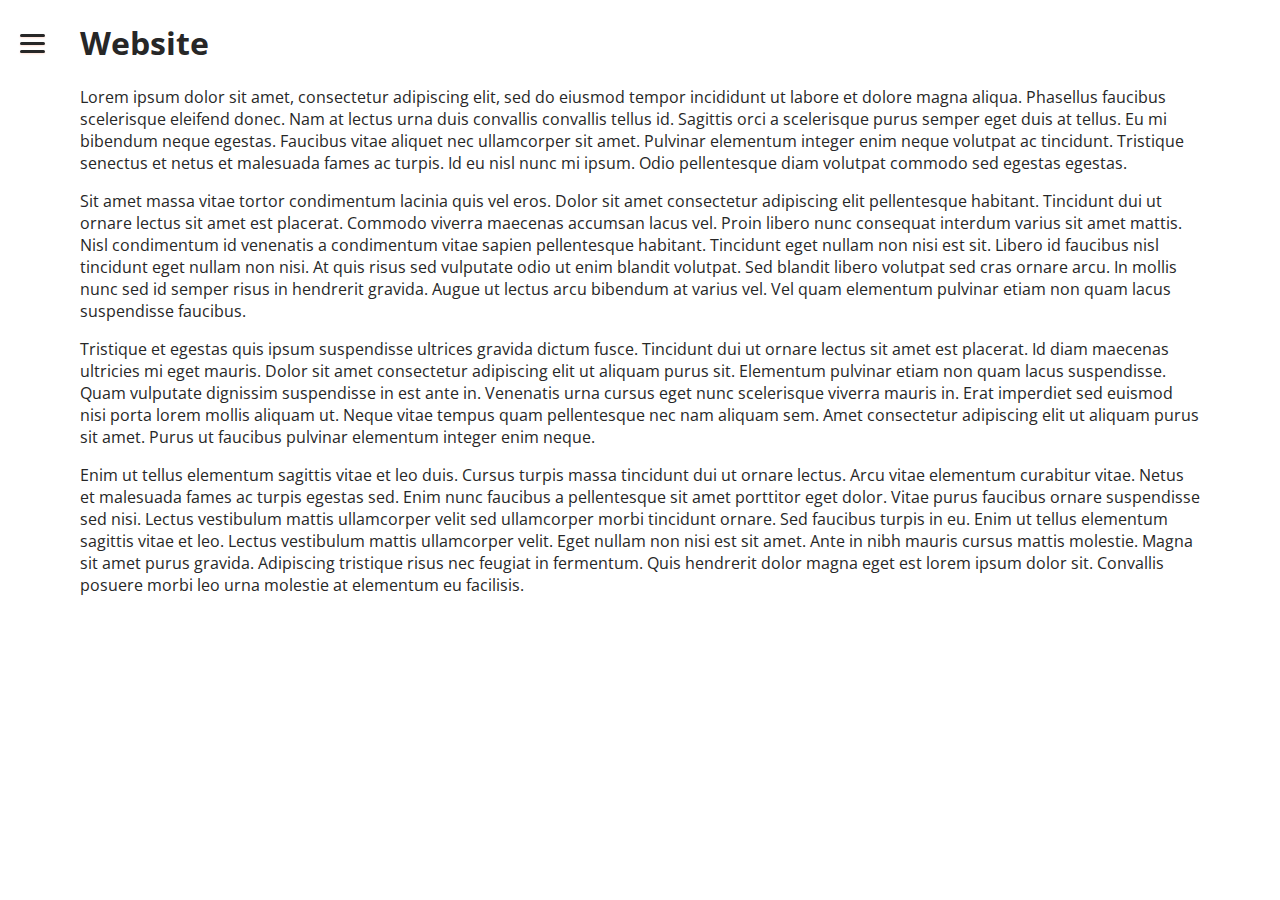
<file: animated-menu/index.html>
<!DOCTYPE html>
<html lang="en">
<head>
    <meta charset="UTF-8">
    <meta name="viewport" content="width=device-width, initial-scale=1.0">
    <link rel="stylesheet" href="https://cdnjs.cloudflare.com/ajax/libs/font-awesome/5.13.1/css/all.min.css" integrity="sha512-xA6Hp6oezhjd6LiLZynuukm80f8BoZ3OpcEYaqKoCV3HKQDrYjDE1Gu8ocxgxoXmwmSzM4iqPvCsOkQNiu41GA==" crossorigin="anonymous" />
    <link href="styles.css" rel="stylesheet" type="text/css">
    <title>Document</title>
</head>
<body>
   <div class="container">
        <div class="menu">
            <ul>
                <li class="menu-opt">
                    <div class="menu-btn">
                        <div class="menu-btn__burger"></div>
                    </div>
                </li>
                <li class="no-btn menu-opt">
                    <i class="fas fa-code"></i> 
                    <div class="opt-name">
                        Developers
                    </div>
                </li>
                <li class="no-btn menu-opt ">
                    <i class="fas fa-pen"></i>
                    <div class="opt-name">
                        Artists
                    </div>
                </li>
                <li class="no-btn menu-opt">
                    <i class="fas fa-cat"></i>
                    <div class="opt-name">
                        Cats
                    </div>
                </li>
                <li class="no-btn menu-opt">
                    <i class="fas fa-user-astronaut"></i>
                    <div class="opt-name">
                        Astronauts
                    </div>
                </li>
            </ul>
            <div class="no-btn menu-opt last-opt">
                <i class="fas fa-cogs"></i>
                <div class="opt-name">
                    Settings
                </div>
            </div>
        </div>
        <div class="content">
            <h1>Website</h1>
            <p>Lorem ipsum dolor sit amet, consectetur adipiscing elit, sed do eiusmod tempor incididunt ut labore et dolore magna aliqua. Phasellus faucibus scelerisque eleifend donec. Nam at lectus urna duis convallis convallis tellus id. Sagittis orci a scelerisque purus semper eget duis at tellus. Eu mi bibendum neque egestas. Faucibus vitae aliquet nec ullamcorper sit amet. Pulvinar elementum integer enim neque volutpat ac tincidunt. Tristique senectus et netus et malesuada fames ac turpis. Id eu nisl nunc mi ipsum. Odio pellentesque diam volutpat commodo sed egestas egestas.</p>
            <p>Sit amet massa vitae tortor condimentum lacinia quis vel eros. Dolor sit amet consectetur adipiscing elit pellentesque habitant. Tincidunt dui ut ornare lectus sit amet est placerat. Commodo viverra maecenas accumsan lacus vel. Proin libero nunc consequat interdum varius sit amet mattis. Nisl condimentum id venenatis a condimentum vitae sapien pellentesque habitant. Tincidunt eget nullam non nisi est sit. Libero id faucibus nisl tincidunt eget nullam non nisi. At quis risus sed vulputate odio ut enim blandit volutpat. Sed blandit libero volutpat sed cras ornare arcu. In mollis nunc sed id semper risus in hendrerit gravida. Augue ut lectus arcu bibendum at varius vel. Vel quam elementum pulvinar etiam non quam lacus suspendisse faucibus.</p>
            <p>Tristique et egestas quis ipsum suspendisse ultrices gravida dictum fusce. Tincidunt dui ut ornare lectus sit amet est placerat. Id diam maecenas ultricies mi eget mauris. Dolor sit amet consectetur adipiscing elit ut aliquam purus sit. Elementum pulvinar etiam non quam lacus suspendisse. Quam vulputate dignissim suspendisse in est ante in. Venenatis urna cursus eget nunc scelerisque viverra mauris in. Erat imperdiet sed euismod nisi porta lorem mollis aliquam ut. Neque vitae tempus quam pellentesque nec nam aliquam sem. Amet consectetur adipiscing elit ut aliquam purus sit amet. Purus ut faucibus pulvinar elementum integer enim neque.</p>
            <p>Enim ut tellus elementum sagittis vitae et leo duis. Cursus turpis massa tincidunt dui ut ornare lectus. Arcu vitae elementum curabitur vitae. Netus et malesuada fames ac turpis egestas sed. Enim nunc faucibus a pellentesque sit amet porttitor eget dolor. Vitae purus faucibus ornare suspendisse sed nisi. Lectus vestibulum mattis ullamcorper velit sed ullamcorper morbi tincidunt ornare. Sed faucibus turpis in eu. Enim ut tellus elementum sagittis vitae et leo. Lectus vestibulum mattis ullamcorper velit. Eget nullam non nisi est sit amet. Ante in nibh mauris cursus mattis molestie. Magna sit amet purus gravida. Adipiscing tristique risus nec feugiat in fermentum. Quis hendrerit dolor magna eget est lorem ipsum dolor sit. Convallis posuere morbi leo urna molestie at elementum eu facilisis.</p>
        </div>
    </div> 
    <script src="main.js"></script>
</body>
</html>
</file>
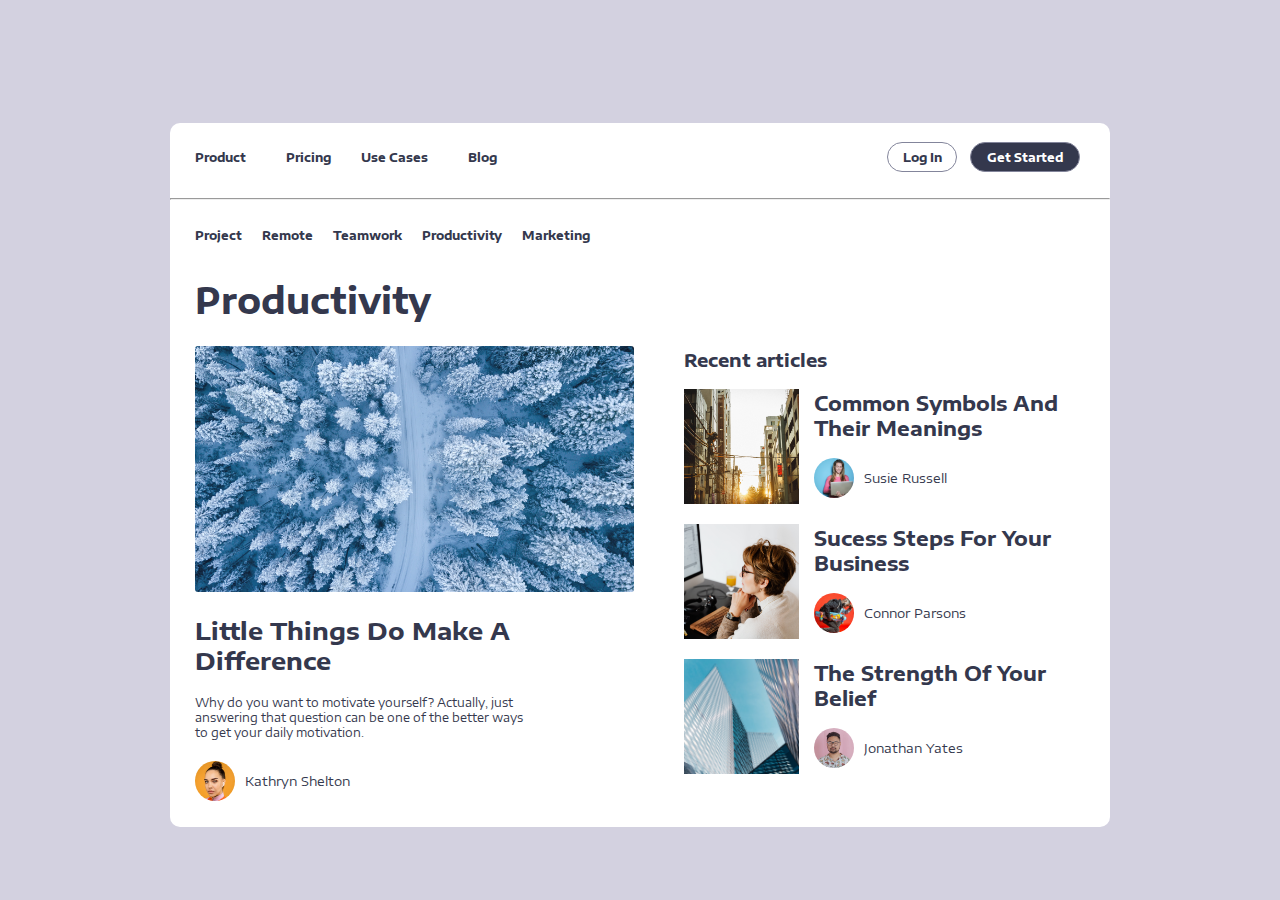
<file: articles-page/index.html>
<!DOCTYPE html>
<html lang="en">
<head>
    <meta charset="UTF-8">
    <meta name="viewport" content="width=device-width, initial-scale=1.0">
    <link rel="stylesheet" href="https://cdnjs.cloudflare.com/ajax/libs/font-awesome/5.13.1/css/all.min.css" integrity="sha256-2XFplPlrFClt0bIdPgpz8H7ojnk10H69xRqd9+uTShA=" crossorigin="anonymous" />
    <link href="styles.css" rel="stylesheet" type="text/css"/>
    <title>Articles Page</title>
</head>
<body>
    <div class="container">
        <div class="banner">
            <div class="banner-left">
                <div class="ban-opt">
                    <p><strong>Product</strong></p>
                    <i class="fa fa-angle-down"></i>                    
                </div>
                <div class="ban-opt">
                    <p><strong>Pricing</strong></p>                  
                </div>
                <div class="ban-opt">
                    <p><strong>Use Cases</strong></p>
                    <i class="fa fa-angle-down"></i>                    
                </div>
                <div class="ban-opt">
                    <p><strong>Blog</strong></p>                  
                </div>
            </div>
            <div class="banner-right">
                <button class="btn login"><strong>Log In</strong></button>
                <button class="btn get-started"><strong>Get Started</strong></button>
            </div>
        </div>
        
        <hr>

        <div class="banner-2">
            <div class="ban2-opt">
                <p><strong>Project</strong></p>
            </div>
            <div class="ban2-opt">
                <p><strong>Remote</strong></p>
            </div>
            <div class="ban2-opt">
                <p><strong>Teamwork</strong></p>
            </div>
            <div class="ban2-opt">
                <p><strong>Productivity</strong></p>
            </div>
            <div class="ban2-opt">
                <p><strong>Marketing</strong></p>
            </div>
            <i class="fas fa-search"></i>
        </div>

        <div class="content-body">
            <div class="main-article">
                <h1>Productivity</h1>
                <img id="main-img" src="snow-trees.jpg" alt="">
                <h2>Little Things Do Make A Difference</h2>
                <p>Why do you want to motivate yourself? Actually, just answering that question can be one of the better ways to get your daily motivation.</p>
                <div class="author main-author">
                    <img src="main-article-author.jpg" alt="">
                    <p>Kathryn Shelton</p>
                </div>
            </div>
            <div class="article-list">
                <h3>Recent articles</h3>
                <div class="sub-article sub1">
                    <img class="art-img" src="city-sunset.jpg" alt="">
                    <div class="article-content">
                        <h2>Common Symbols And Their Meanings</h2>
                        <div class="author sub-author">
                            <img src="sub1-author.jpg" alt="">
                            <p>Susie Russell</p>
                        </div>
                    </div>
                </div>
                <div class="sub-article sub2">
                    <img class="art-img" src="home-office.jpg" alt="">
                    <div class="article-content">
                        <h2>Sucess Steps For Your Business</h2>
                        <div class="author sub-author">
                            <img src="sub2-author.jpg" alt="">
                            <p>Connor Parsons</p>
                        </div>
                    </div>
                </div>
                <div class="sub-article sub3">
                    <img class="art-img" src="modern-building.jpg" alt="">
                    <div class="article-content">
                        <h2>The Strength Of Your Belief</h2>
                        <div class="author sub-author">
                            <img src="sub3-author.jpg" alt="">
                            <p>Jonathan Yates</p>
                        </div>
                    </div>
                </div>
            </div>
        </div>
    </div>
</body>
</html>
</file>
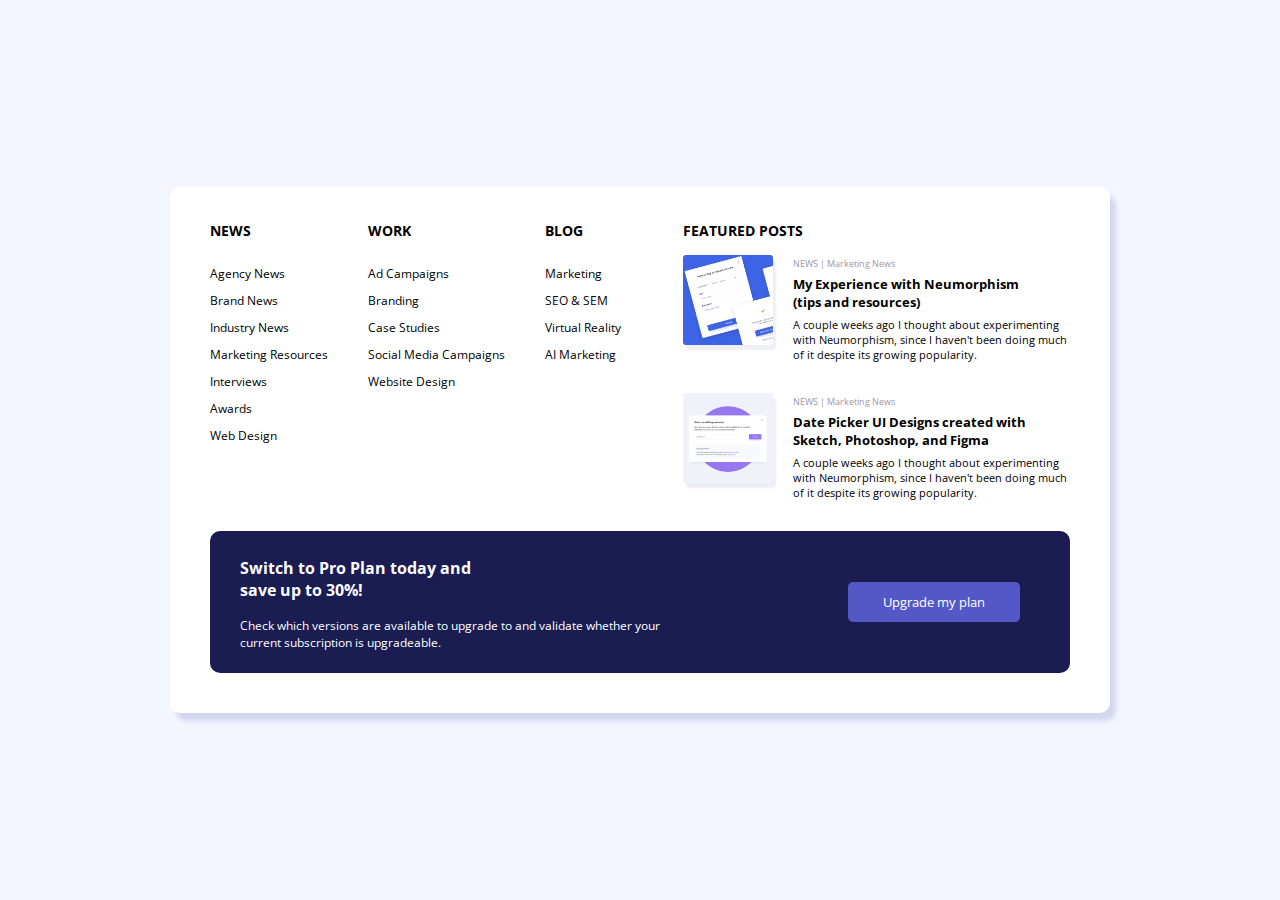
<file: footer/index.html>
<!DOCTYPE html>
<html lang="en">
<head>
    <meta charset="UTF-8">
    <meta name="viewport" content="width=device-width, initial-scale=1.0">
    <link href="styles.css" rel="stylesheet" type="text/css">
    <title>Footer</title>
</head>
<body>
   <div class="container">
       <div class="top">
            <div class="top-left">
                <div class="col news">
                    <h3>NEWS</h3>
                    <ul>
                        <li>Agency News</li>
                        <li>Brand News</li>
                        <li>Industry News</li>
                        <li>Marketing Resources</li>
                        <li>Interviews</li>
                        <li>Awards</li>
                        <li>Web Design</li>
                    </ul>
                </div>
                <div class="col work">
                    <h3>WORK</h3>
                    <ul>
                        <li>Ad Campaigns</li>
                        <li>Branding</li>
                        <li>Case Studies</li>
                        <li>Social Media Campaigns</li>
                        <li>Website Design</li>
                    </ul>
                </div>
                <div class="col blog">
                    <h3>BLOG</h3>
                    <ul>
                        <li>Marketing</li>
                        <li>SEO & SEM</li>
                        <li>Virtual Reality</li>
                        <li>AI Marketing</li>
                    </ul>
                </div>
            </div>
            <div class="top-right">
                <h3>FEATURED POSTS</h3>
                <div class="post first-post">
                    <img src="sampledesign1.PNG">
                    <div class="post-body">
                        <small>NEWS | Marketing News</small>
                        <h4>My Experience with Neumorphism (tips and resources)</h4>
                        <p>A couple weeks ago I thought about experimenting with Neumorphism, since I haven't been doing much of it despite its growing popularity.</p>
                    </div>
                </div>
                <div class="post second-post">
                    <img src="sampledesign2.PNG">
                    <div class="post-body">
                        <small>NEWS | Marketing News</small>
                        <h4>Date Picker UI Designs created with Sketch, Photoshop, and Figma</h4>
                        <p>A couple weeks ago I thought about experimenting with Neumorphism, since I haven't been doing much of it despite its growing popularity.</p>
                    </div>
                </div>
            </div>
       </div>
       <div class="bottom">
            <div class="upgrade-info">
                <h3>Switch to Pro Plan today and save up to 30%!</h3>
                <p>Check which versions are available to upgrade to and validate whether your current subscription is upgradeable.</p>
            </div>
            <button>Upgrade my plan</button>
       </div>
   </div> 
</body>
</html>
</file>
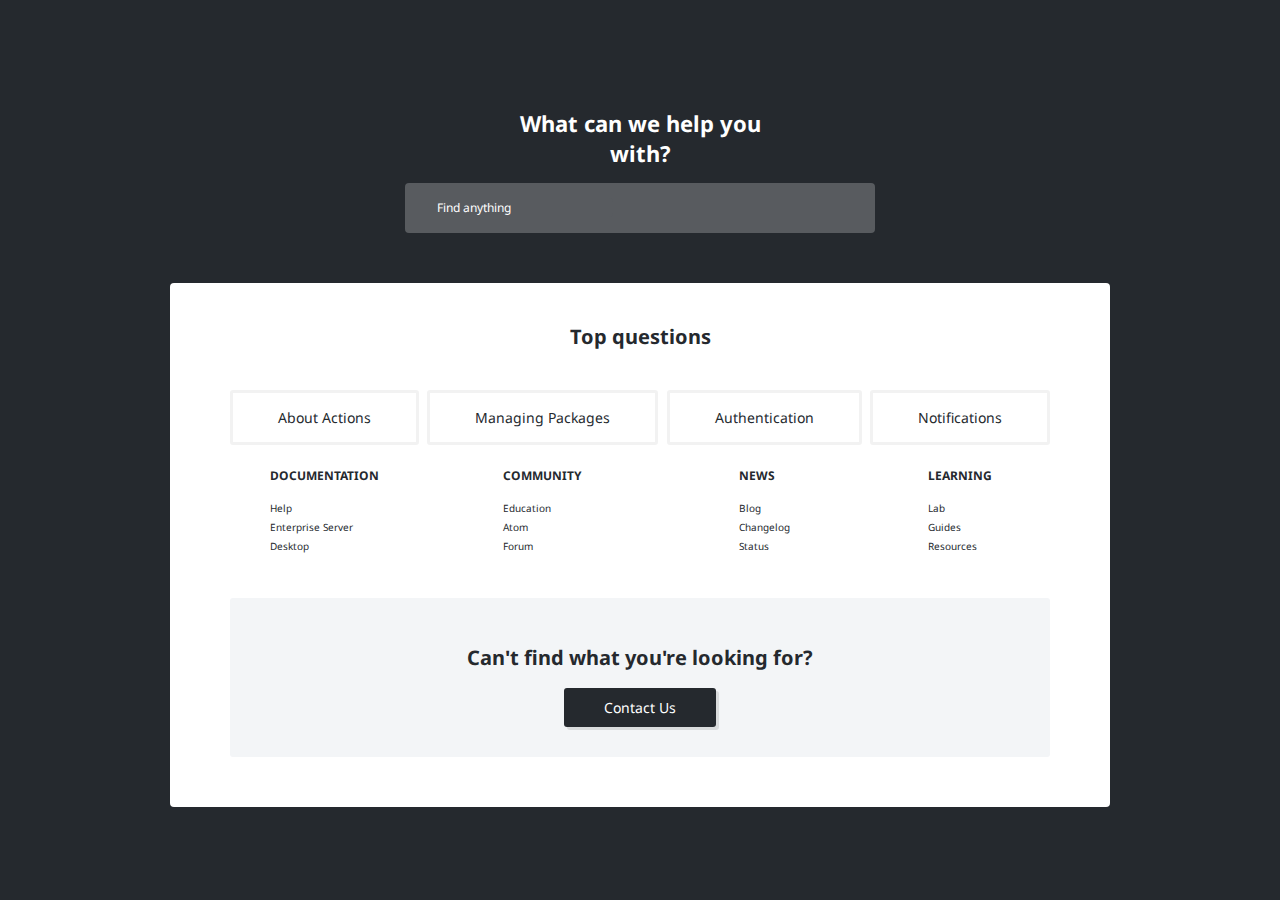
<file: help-center/index.html>
<!DOCTYPE html>
<html lang="en">
<head>
    <meta charset="UTF-8">
    <meta name="viewport" content="width=device-width, initial-scale=1.0">
    <link rel="stylesheet" href="https://cdnjs.cloudflare.com/ajax/libs/font-awesome/5.13.1/css/all.min.css" integrity="sha256-2XFplPlrFClt0bIdPgpz8H7ojnk10H69xRqd9+uTShA=" crossorigin="anonymous" />
    <link href="styles.css" rel="stylesheet" type="text/css">
    <title>Help Center</title>
</head>
<body>
    <div class="container">
        <div class="top-container">
            <h1>What can we help you with?</h1>
            <div class="search-bar">
                <i class="fa fa-search fa-2x"></i>
                <input type="text" placeholder="Find anything"/>
            </div>
        </div>
        <div class="bottom-container">
            <div class="questions-header">
                <h3>Top questions</h3>
            </div>
            <div class="categories">
                <div class="category">
                    <div class="cat-header">
                        About Actions
                    </div>
                    <div class="cat-contents">
                        <h3>DOCUMENTATION</h3>
                        <ul>
                            <li>Help</li>
                            <li>Enterprise Server</li>
                            <li>Desktop</li>
                        </ul>
                    </div>
                </div>
                <div class="category">
                    <div class="cat-header">
                        Managing Packages
                    </div>
                    <div class="cat-contents">
                        <h3>COMMUNITY</h3>
                        <ul>
                            <li>Education</li>
                            <li>Atom</li>
                            <li>Forum</li>
                        </ul>
                    </div>
                </div>
                <div class="category">
                    <div class="cat-header">
                        Authentication
                    </div>
                    <div class="cat-contents">
                        <h3>NEWS</h3>
                        <ul>
                            <li>Blog</li>
                            <li>Changelog</li>
                            <li>Status</li>
                        </ul>
                    </div>
                </div>
                <div class="category">
                    <div class="cat-header">
                        Notifications
                    </div>
                    <div class="cat-contents">
                        <h3>LEARNING</h3>
                        <ul>
                            <li>Lab</li>
                            <li>Guides</li>
                            <li>Resources</li>
                        </ul>
                    </div>
                </div>
            </div>

            <div class="contact">
                <h2>Can't find what you're looking for?</h2>
                <button>Contact Us</button>
            </div>
        </div>
    </div>
</body>
</html>
</file>
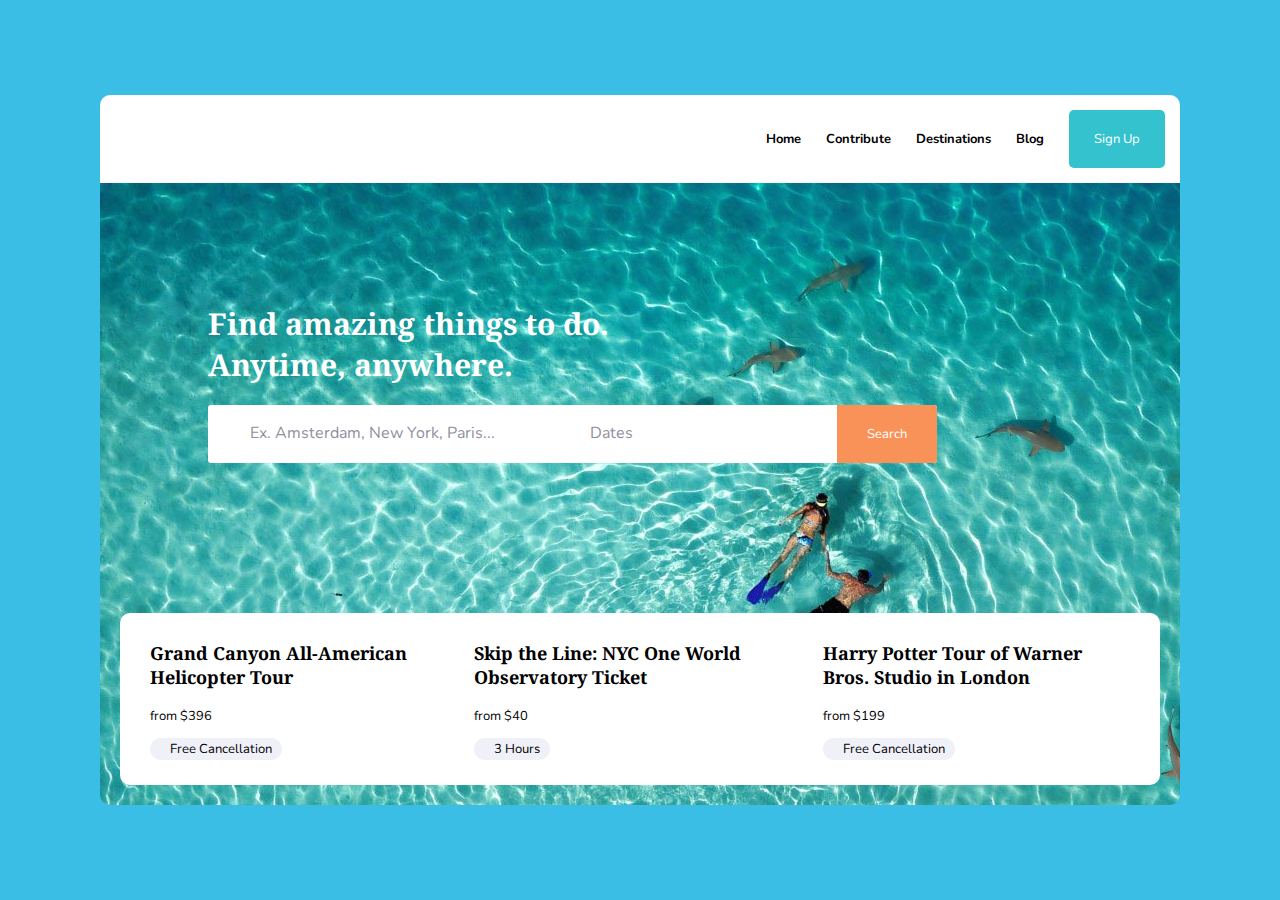
<file: landing-page/index.html>
<!DOCTYPE html>
<html lang="en">
<head>
    <meta charset="UTF-8">
    <meta name="viewport" content="width=device-width, initial-scale=1.0">
    <link rel="stylesheet" href="https://cdnjs.cloudflare.com/ajax/libs/font-awesome/5.13.1/css/all.min.css" integrity="sha512-xA6Hp6oezhjd6LiLZynuukm80f8BoZ3OpcEYaqKoCV3HKQDrYjDE1Gu8ocxgxoXmwmSzM4iqPvCsOkQNiu41GA==" crossorigin="anonymous" />
    <link href="styles.css" rel="stylesheet" type="text/css">
    <title>Landing Page</title>
</head>
<body>
    <div class="container">
        <div class="nav">
            <div class="nav-opts">
                <p class="nav-opt"><strong>Home</strong></p>
                <p class="nav-opt"><strong>Contribute</strong></p>
                <p class="nav-opt"><strong>Destinations</strong></p>
                <p class="nav-opt"><strong>Blog</strong></p>
            </div>
            <button>Sign Up</button>
        </div>
        <div class="main">
            <div class="search">
                <h1>Find amazing things to do.<br>Anytime, anywhere.</h1>
                <div class="search-bar">
                    <i class="fas fa-map-marker-alt"></i>
                    <input class="location" placeholder="Ex. Amsterdam, New York, Paris...">
                    <i class="far fa-calendar-alt"></i>
                    <input class="date" placeholder="Dates">
                    <button>Search</button>
                </div>
            </div>
            <div class="footer">
                <div class="footer-opt">
                    <h3>Grand Canyon All-American Helicopter Tour</h3>
                    <p>from $396</p>
                    <div class="bullet">
                        <i class="fas fa-check"></i>
                        Free Cancellation
                    </div>
                </div>
                <div class="footer-opt">
                    <h3>Skip the Line: NYC One World Observatory Ticket</h3>
                    <p>from $40</p>
                    <div class="bullet">
                        <i class="far fa-clock"></i>
                        3 Hours
                    </div>
                </div>
                <div class="footer-opt">
                    <h3>Harry Potter Tour of Warner Bros. Studio in London</h3>
                    <p>from $199</p>
                    <div class="bullet">
                        <i class="fas fa-check"></i>
                        Free Cancellation
                    </div>
                </div>
            </div>
        </div>
    </div>
</body>
</html>
</file>
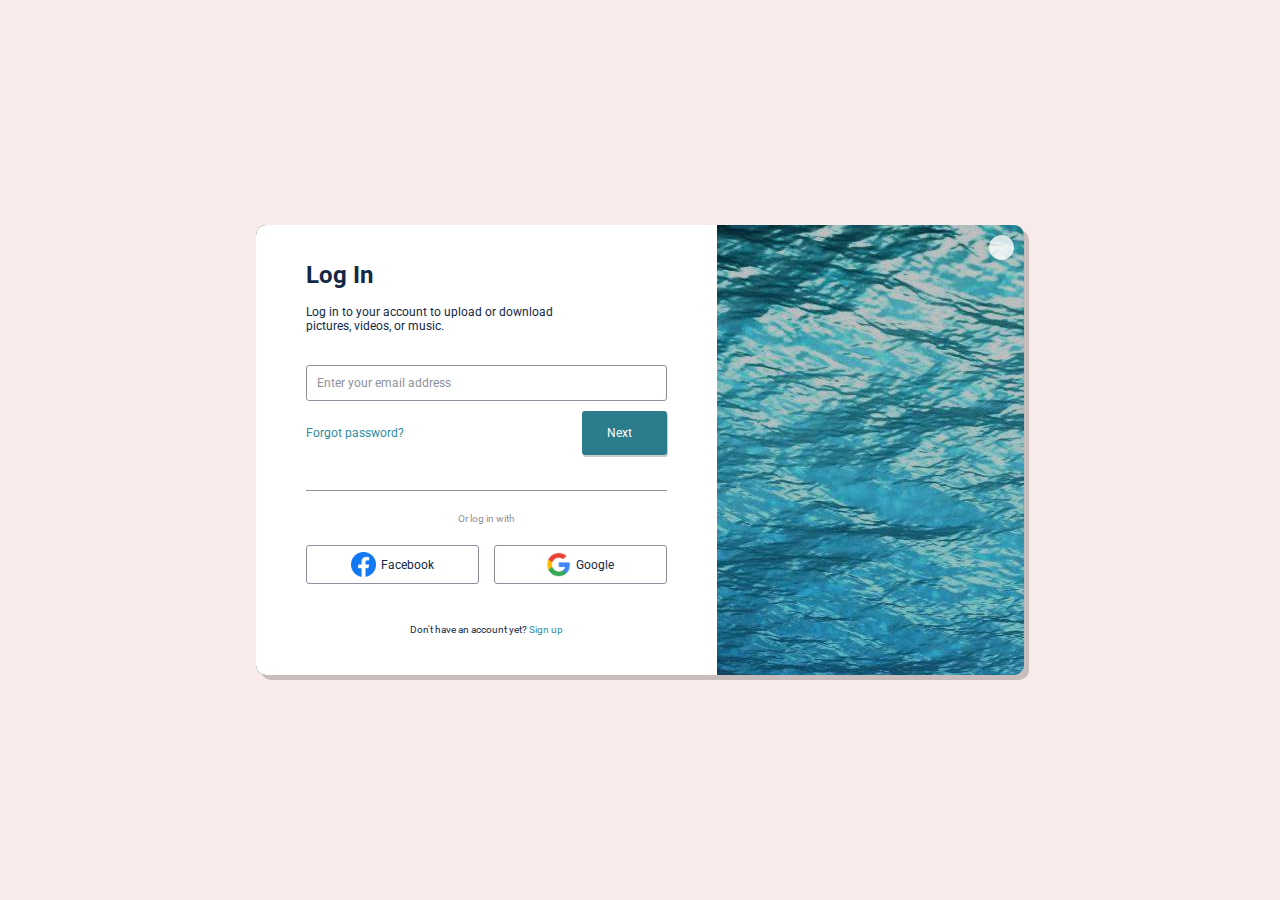
<file: log-in/index.html>
<!DOCTYPE html>
<html lang="en">
<head>
    <meta charset="UTF-8">
    <meta name="viewport" content="width=device-width, initial-scale=1.0">
    <link rel="stylesheet" href="https://cdnjs.cloudflare.com/ajax/libs/font-awesome/5.13.1/css/all.min.css" integrity="sha256-2XFplPlrFClt0bIdPgpz8H7ojnk10H69xRqd9+uTShA=" crossorigin="anonymous" />
    <link href="styles.css" rel="stylesheet" type="text/css">
    <title>Log In</title>
</head>
<body>
   <div class="container">
       <div class="left">
            <h1>Log In</h1>
            <p class="log-in">Log in to your account to upload or download pictures, videos, or music.</p>
            <input type="text" placeholder="Enter your email address">
            <div class="forgot-row">
                <a href="#">Forgot password?</a>
                <button>Next <i class="fas fa-arrow-right"></i></button>
            </div>
            <hr>
            <div class="bottom">
                <small>Or log in with</small>
                <div class="social-row">
                    <button>
                        <img src="facebook.png" alt="">
                        Facebook
                    </button>
                    <button>
                        <img src="google.png" alt="">
                        Google
                    </button>
                </div>
                <p class="sign-up">Don't have an account yet? <a href="#">Sign up</a></p>
            </div>
       </div>
       <div class="right">
           <div class="close">
               <i class="fas fa-times"></i>
           </div>
       </div>
   </div> 
</body>
</html>
</file>
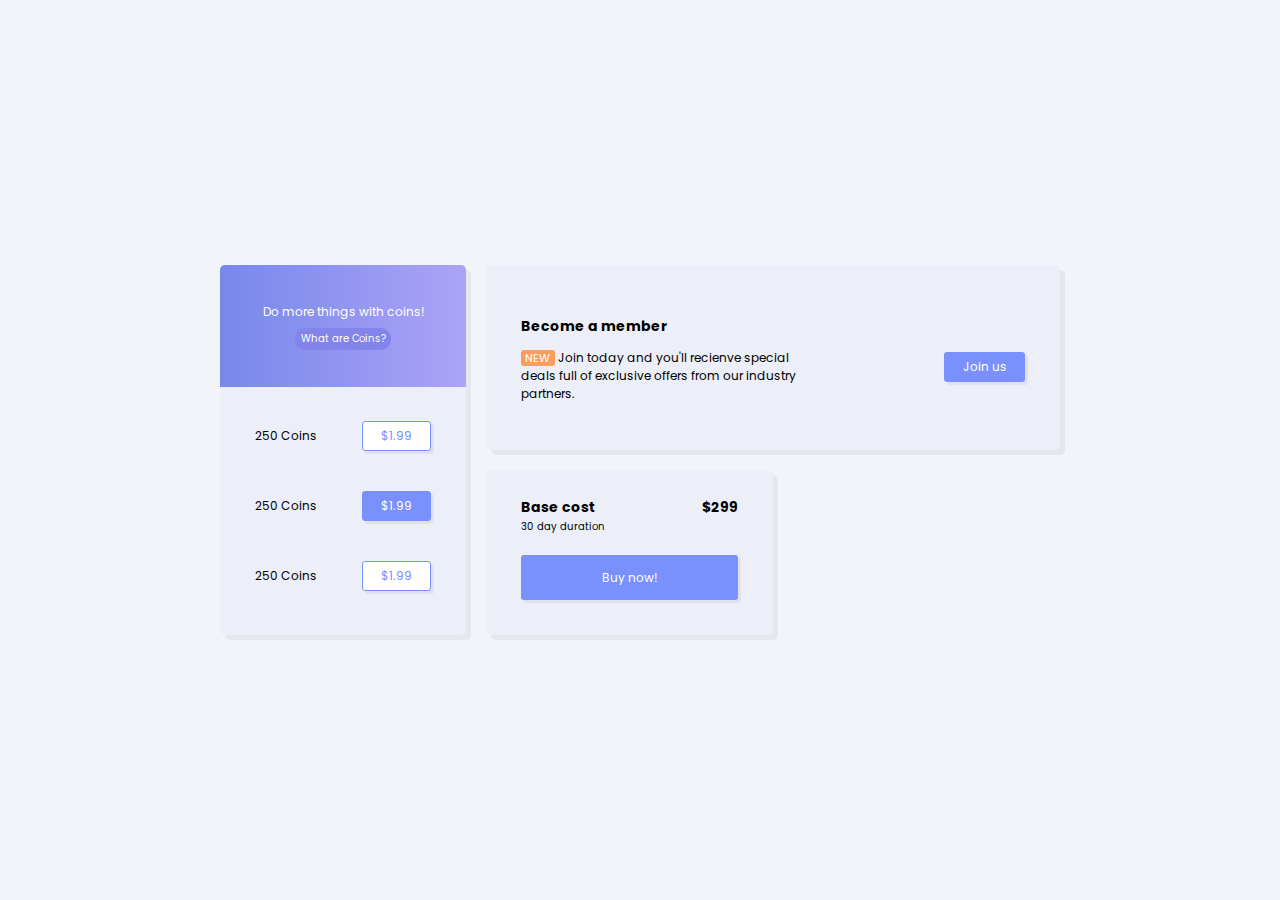
<file: neumorphic-ui-components/index.html>
<!DOCTYPE html>
<html lang="en">
<head>
    <meta charset="UTF-8">
    <meta name="viewport" content="width=device-width, initial-scale=1.0">
    <link href="styles.css" rel="stylesheet" type="text/css">
    <title>Neumorphic UI Components</title>
</head>
<body>
    <div class="container">
        <div class="left-container">
            <div class="coins-header">
                <p>Do more things with coins!</p>
                <button>What are Coins?</button>
            </div>
            <div class="coins-body">
                <div class="coin-opt">
                    <p>250 Coins</p>
                    <button class="btn-light">$1.99</button>
                </div>
                <div class="coin-opt">
                    <p>250 Coins</p>
                    <button class="btn-dark">$1.99</button>
                </div>
                <div class="coin-opt">
                    <p>250 Coins</p>
                    <button class="btn-light">$1.99</button>
                </div>
            </div>
        </div>
        <div class="right-container">
            <div class="member-container">
                <div class="member-info">
                    <h2 class="title">Become a member</h2>
                    <p>
                        <span class="new">
                            NEW
                        </span>
                        Join today and you'll recienve special deals full of exclusive offers from our industry partners.
                    </p>
                </div>
                <button>Join us</button>
            </div>
            <div class="buy-container">
                <div class="buy-info">
                    <div class="buy-header">
                        <h2 class="title">Base cost</h2>
                        <h2 class="cost">$299</h2>
                    </div>
                    <p>30 day duration</p>
                </div>
                <button>Buy now!</button>
            </div>
        </div>
    </div>
</body>
</html>
</file>
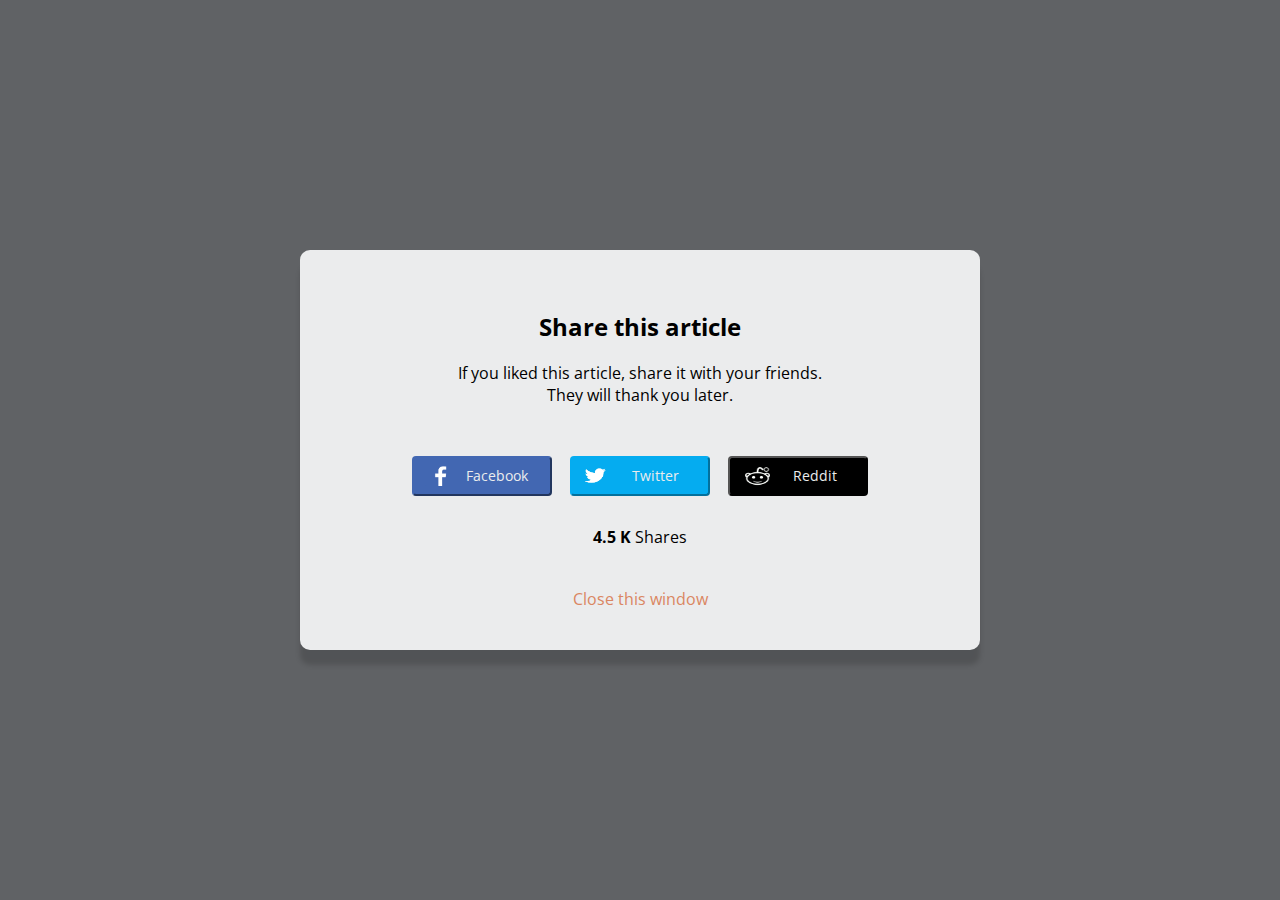
<file: share-modal/index.html>
<!DOCTYPE html>
<html>
    <head>
        <meta charset="UTF-8">
        <meta name="viewport" content="width=device-width, initial-scale=1.0">
        <link rel="stylesheet" href="https://cdnjs.cloudflare.com/ajax/libs/font-awesome/5.13.1/css/all.min.css" integrity="sha256-2XFplPlrFClt0bIdPgpz8H7ojnk10H69xRqd9+uTShA=" crossorigin="anonymous" />
        <link rel="stylesheet" href="styles.css">
        <title>Share Modal</title>
    </head>
    <body>
        <div class="container">
            <a class="exit-btn" href="#">
                <i class="fa fa-times fa-2x"></i>
            </a>

            <div class="main-text">
                <h2>Share this article</h2>
                <p>If you liked this article, share it with your friends.
                <br>They will thank you later.</p>
            </div>

            <div class="socials">
                <button class="btn facebook-btn">
                    <img src="fblogo.png" />
                    Facebook
                </button>
                <button class="btn twitter-btn">
                    <img src="twitterlogo.jpg" />
                    Twitter
                </button>
                <button class="btn reddit-btn">
                    <img src="redditlogo.jpg" />
                    Reddit
                </button>

                <div class="shares">
                    <p><strong>4.5 K</strong> Shares</p>
                </div>
            </div>

            <div class="footer-text">
                <a href="#">Close this window</a>
            </div>
        </div>
    </body>
</html>
</file>
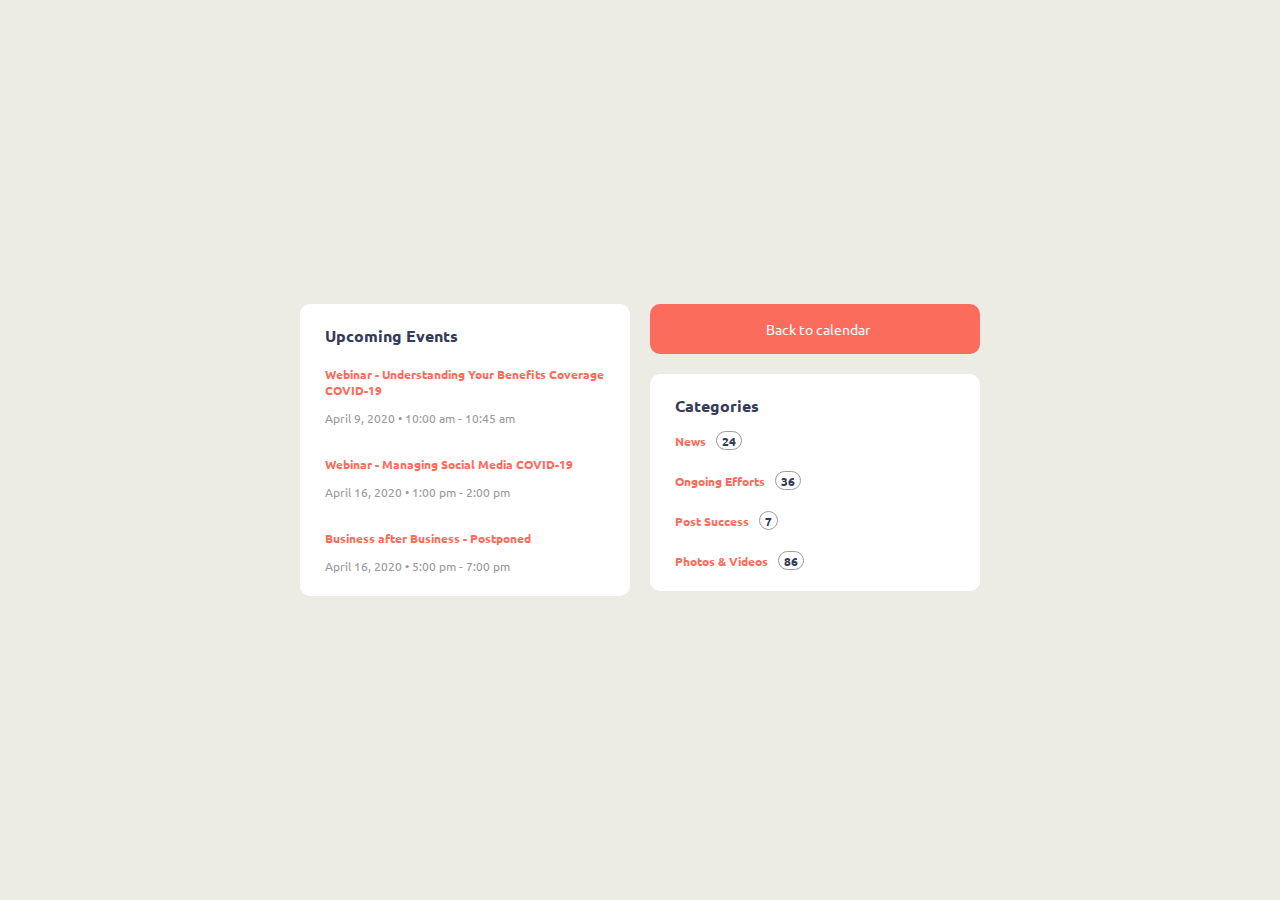
<file: ui-components/index.html>
<!DOCTYPE html>
<html lang="en">
<head>
    <meta charset="UTF-8">
    <meta name="viewport" content="width=device-width, initial-scale=1.0">
    <link rel="stylesheet" href="https://cdnjs.cloudflare.com/ajax/libs/font-awesome/5.13.1/css/all.min.css" integrity="sha256-2XFplPlrFClt0bIdPgpz8H7ojnk10H69xRqd9+uTShA=" crossorigin="anonymous" />
    <link href="styles.css" rel="stylesheet" type="text/css">
    <title>UI Components</title>
</head>
<body>
   <div class="container">
       <div class="left-container">
            <h3>Upcoming Events</h3>
            <div class="event">
                <p class="title">Webinar - Understanding Your Benefits Coverage COVID-19</p>
                <p class="description">April 9, 2020 &#8226 10:00 am - 10:45 am</p>
            </div>
            <div class="event">
                <p class="title">Webinar - Managing Social Media COVID-19</p>
                <p class="description">April 16, 2020 &#8226 1:00 pm - 2:00 pm</p>
            </div>
            <div class="event">
                <p class="title">Business after Business - Postponed</p>
                <p class="description">April 16, 2020 &#8226 5:00 pm - 7:00 pm</p>
            </div>
       </div>
       <div class="right-container">
           <div class="top-button">
                <p><i class="fas fa-arrow-left"></i> Back to calendar</p>
           </div> 
           <div class="bottom-container">
                <h3>Categories</h3>
                <div class="category">
                    <p class="title">News</p>
                    <div class="count">
                        <p>24</p>
                    </div>
                </div>
                <div class="category">
                    <p class="title">Ongoing Efforts</p>
                    <div class="count">
                        <p>36</p>
                    </div>
                </div>
                <div class="category">
                    <p class="title">Post Success</p>
                    <div class="count">
                        <p>7</p>
                    </div>
                </div>
                <div class="category">
                    <p class="title">Photos & Videos</p>
                    <div class="count">
                        <p>86</p>
                    </div>
                </div>
           </div>
       </div>
   </div> 
</body>
</html>
</file>
<file: animated-menu/styles.css>
@import url('https://fonts.googleapis.com/css2?family=Open+Sans:wght@400;700&display=swap');

* {
    box-sizing: border-box;
}

body {
    font-family: 'Open Sans', sans-serif;
    margin: 0;
    padding: 0;
    display: flex;
    justify-content: center;
    align-items: center;
    height: 100vh;
}

.container {
    display: flex;
    width: 100%;
    height: 100vh;
}

.content {
    margin-left: 5rem;
    margin-right: 5rem;
    color: #272727
}

.menu {
    position: fixed;
    width: 4rem;
    height: 100%;
    margin-right: 10px;
    display: flex;
    flex-direction: column;
    transition: all .2s ease-in-out;
}

.menu-opt {
    padding-left: 15px;
    padding-top: 15px;
    padding-bottom: 15px;
}

.menu-btn {
    position: relative;
    display: flex;
    align-items: center;
    justify-content: center;
    width: 50px;
    height: 25px;
    padding-right: 15px;
    padding-left: -10px;
    cursor: pointer;
    transition: all .5s ease-in-out;
}

.menu-btn__burger {
    width: 25px;
    height: 3px;
    background-color: #272727;
    border-radius: 3px;
    box-shadow: 0 1px 2px rgba(255, 101, 47, 0.2);
    transition: all .5s ease-in-out;
}

.menu-btn__burger::before,
.menu-btn__burger::after {
    content: '';
    position: absolute;
    width: 25px;
    height: 3px;
    background: #272727;
    border-radius: 3px;
    box-shadow: 0 1px 2px rgba(255, 101, 47, 0.2);
    transition: all .5s ease-in-out;
}

.menu-btn__burger::before {
    transform: translateY(-8px);
}

.menu-btn__burger::after {
    transform: translateY(8px);
}

.menu.open .menu-btn__burger {
    background: transparent;
    box-shadow: none;
}

.menu.open .menu-btn__burger::before {
    background-color: white;
    transform: rotate(45deg);
}

.menu.open .menu-btn__burger::after {
    background-color: white;
    transform: rotate(-45deg);
}

.menu.open {
    background-color: #272727;
}

.no-btn {
    display: none;
    color: white;
}

.last-opt {
    margin-top: auto;
}

.menu.open .no-btn {
    display: flex;
    cursor: pointer;
}

.menu.open .opt-name {
    display: none;
}

i {
    font-size: 24px;
    width: 40px;
}

.menu:hover {
    width: 12rem;
}

.menu:hover .opt-name {
    display: inline;
    padding-left: 10px;
}

ul {
    list-style-type: none;
    padding: 0;
}

.menu.open .menu-opt:hover {
    background-color: #111111;
    color: #4bbbdd;
}
</file>
<file: articles-page/styles.css>
@import url('https://fonts.googleapis.com/css2?family=Encode+Sans+Expanded:wght@400;700&display=swap');

* {
    box-sizing: border-box;
}

body {
    background-color: #D3D1E0;
    font-family: 'Encode Sans Expanded', sans-serif;
    font-size: 12px;
    display: flex;
    flex-direction: column;
    justify-content: center;
    align-items: center;
    height: 100vh;
    margin: 0;
    padding-top: 50px;
}

.container {
    color: #34384D;
    background-color: #ffffff;
    width: 940px;
    border-radius: 10px;
}

.fa {
    cursor: pointer;
}

.banner {
    display: flex;
    align-items: center;
}

.banner-left {
    float: left;
    display: flex;
    margin-left: 10px;
}

.ban-opt {
    margin: 15px;
    display: flex;
    cursor: pointer;
}

.fa-angle-down {
    margin-left: 10px;
    font-size: 16px;
    margin-top: auto;
    margin-bottom: auto;
}

.banner-right {
    float: right;
    margin-right: 25px;
    margin-left: auto;
}

.banner-right button {
    font-family: inherit;
    font-size: inherit;
    cursor: pointer;
}

.btn {
    border-radius: 20px;
    outline: none;
    border: thin solid #83859B;
    margin: 5px;
    padding: 5px;
    height: 30px;
}

.login {
    color: #34384D;
    background-color: #ffffff;
    width: 70px;
}

.get-started {
    color: #ffffff;
    background-color: #34384D;
    width: 110px;
}

hr {
    background-color: #D3D1E0;
}

.banner-2 {
    display: flex;
    margin-left: 15px;
    align-items: center;
}

.ban2-opt {
    margin: 10px;
    cursor: pointer;
}

.fa-search {
    margin-right: 30px;
    margin-left: auto;
    font-size: 20px;
    cursor: pointer;
}

.content-body {
    display: flex;
    justify-content: space-between;
    margin-left: 25px;
    margin-bottom: 25px;
    margin-top: -10px;
    width: 100%;
}

.content-body h1 {
    font-size: 35px;
}

.content-body h2 {
    font-size: 24px;
    cursor: pointer;
}

.content-body h3 {
    font-size: 18px;
}

.main-article {
    width: 60%;
}

.main-article p {
    width: 75%;
}

#main-img {
    width: 100%;
    height: auto;
    border-radius: 3px;
}

.author {
    align-items: center;
    display: flex;
}

.author p {
    cursor: pointer;
    font-size: 13px;
}

.author img {
    width: 40px;
    height: 40px;
    border-radius: 50%;
    margin-right: 10px;
}

.main-author {
    margin-top: 20px;
}

.article-list {
    margin-right: 25px;
    margin-left: 50px;
    margin-top: 75px;
}

.sub-article {
    display: flex;
    margin-bottom: 20px;
}

.sub-article h2 {
    font-size: 20px;
}

.art-img {
    width: 115px;
    height: 115px;
}

.article-content {
    margin-left: 15px;
    margin-top: -15px;
}
</file>
<file: footer/styles.css>
@import url('https://fonts.googleapis.com/css2?family=Open+Sans:wght@400;700&display=swap');

* {
    box-sizing: border-box;
}

body {
    background-color: #f4f6ff;
    display: flex;
    flex-direction: column;
    align-items: center;
    justify-content: center;
    text-align: center;
    height: 100vh;
    margin: 0;
    font-family: 'Open Sans', sans-serif;
    font-size: 12px;
}

.container {
    background-color: white;
    width: 940px;
    text-align: left;
    border-radius: 10px;
    box-shadow: 6px 8px 5px rgba(86, 92, 175, 0.2);
    padding-left: 40px;
    padding-right: 40px;
    padding-top: 20px;
    padding-bottom: 40px;
}

.top {
    display: flex;
}

.top-left {
    display: flex;
    width: 55%;
}

.top-right {
    width: 45%;
    font-size: 11px;
}

img {
    width: 90px;
    height: 90px;
    border-radius: 3px;
    box-shadow: 3px 5px 2px rgba(86, 92, 175, 0.1);
    margin-right: 20px;
}

.post {
    display: flex;
    margin-bottom: 20px;
}


.bottom {
    display: flex;
    width: 100%;
    background-color: #1a1c52;
    border-radius: 10px;
    color: white;
    padding-left: 30px;
    padding-right: 50px;
    padding-top: 10px;
    padding-bottom: 10px;
    align-items: center;
}

.upgrade-info {
    width: 55%;
}

.upgrade-info h3 {
    font-size: 16px;
    width: 60%;
}

button {
    margin-left: auto;
    padding-left: 35px;
    padding-right: 35px;
    height: 40px;
    border-radius: 5px;
    border: none;
    outline: none;
    background-color: #5458c7;
    color: white;
    font-family: inherit;
}

ul {
    list-style: none;
    padding: 0;
}

li {
    margin-top: 10px;
    margin-bottom: 10px;
    cursor: pointer;
}

li:hover {
    color: #FB6A1F;
}

.top h3 {
    font-size: 14px;
}

.top-left h3 {
    margin-bottom: 25px;
}

.top-right h3 {
    margin-bottom: 15px;
}

.top-right h4 {
    font-size: 13px;
    width: 90%;
    margin-bottom: -5px;
    margin-top: 5px;
}

.col {
    margin-right: 40px;
}

small {
    color: #9B97A4;
}
</file>
<file: help-center/styles.css>
@import url('https://fonts.googleapis.com/css2?family=Noto+Sans:wght@400;700&display=swap');

* {
    box-sizing: border-box;
}

body {
    background-color: #25292e;
    color: #25292e;
    font-family: Noto Sans, sans-serif;
    font-size: 12px;
    display: flex;
    flex-direction: column;
    justify-content: center;
    align-items: center;
    text-align: center;
    height: 100vh;
    margin: 0;
}


.container {
    width: 940px;
    display: flex;
    flex-direction: column;
    align-items: center;
}

.top-container {
    width: 50%;
    display: flex;
    flex-direction: column;
    align-items: center;
}

h1 {
    color: white;
    font-size: 22px;
    width: 60%;
}

.search-bar {
    width: 100%;
    height: 50px;
    display: flex;
    align-items: center;
    background-color:#585b5f;
    color: white;
    border-radius: 4px;
}

.fa-search {
    margin-left: 15px;
    cursor: pointer;
}

input {
    font-family: inherit;
    font-size: inherit;
    color: white;
    background-color: inherit;
    border-top-right-radius: 4px;
    border-bottom-right-radius: 4px;
    border: none;
    outline: none;
    margin-left: 15px;
}

::placeholder {
    color: white;
    opacity: 1;
}

.bottom-container {
    width: 100%;
    background-color: white;
    border-radius: 4px;
    margin-top: 50px;
    padding-left: 60px;
    padding-right: 60px;
    padding-top: 20px;
    padding-bottom: 20px;
}

.questions-header h3 {
    font-size: 20px;
    margin-bottom: 40px;
}

.categories {
    display: flex;
    justify-content: space-between;
}

.category {
    display: flex;
    flex-direction: column;
    align-items: center;
    justify-content: center;
}

.cat-header {
    border-radius: 3px;
    border: medium solid #F2F2F2;
    padding-left: 45px;
    padding-right: 45px;
    padding-top: 15px;
    padding-bottom: 15px;
    font-size: 14px;
    cursor: pointer;
}

.cat-contents {
    width: auto;
    display: flex;
    flex-direction: column;
    text-align: left;
    margin-top: 10px;
}

.cat-contents h3 {
    font-size: 12px;
    cursor: pointer;
}

ul {
    list-style: none;
    margin-top: 0px;
    padding: 0;
    text-align: left;
    font-size: 10px;
}

li {
    margin-top: 5px;
    margin-bottom: 5px;
    cursor: pointer;
}

.contact {
    width: 100%;
    background-color:#f3f5f7;
    border-radius: 3px;
    padding: 30px;
    margin-top: 30px;
    margin-bottom: 30px;
    display: flex;
    flex-direction: column;
    align-items: center;
}

h2 {
    font-size: 20px;
}

button {
    font-family: inherit;
    font-size: 14px;
    color: white;
    background-color: #25292e;
    border-radius: 3px;
    border: none;
    outline: none;
    box-shadow: 3px 3px rgba(0, 0, 0, 0.1);
    padding-top: 10px;
    padding-bottom: 10px;
    padding-left: 40px;
    padding-right: 40px;
    cursor: pointer;
}
</file>
<file: landing-page/styles.css>
@import url('https://fonts.googleapis.com/css2?family=Noto+Serif:wght@400;700&family=Nunito:wght@400;700&display=swap');

* {
    box-sizing: border-box;
}

body {
    background-color: #3ABEE6;
    font-family: Nunito, sans-serif;
    font-size: 13px;
    display: flex;
    flex-direction: column;
    justify-content: center;
    align-items: center;
    height: 100vh;
    margin: 0;
}

.container {
    width: 1080px;
    display: flex;
    flex-direction: column;
    align-items: center;
    border-radius: 10px;
}

.nav {
    background-color: white;
    display: flex;
    width: 100%;
    padding: 15px;
    border-top-left-radius: 10px;
    border-top-right-radius: 10px;
}

.nav-opts {
    display: flex;
    margin-left: auto;
    align-items: center;
}

.nav-opt {
    margin-right: 25px;
    cursor: pointer;
}

.nav button {
    font-family: inherit;
    font-size: inherit;
    border-radius: 5px;
    border: none;
    outline: none;
    background-color: #35c2cf;
    color: white;
    padding-left: 25px;
    padding-right: 25px;
    padding-top: 20px;
    padding-bottom: 20px;
}

button {
    cursor: pointer;
}

.main {
    width: 100%;
    border-bottom-left-radius: 10px;
    border-bottom-right-radius: 10px;
    background: url(img.jpg);
    color: white;
    padding-top: 100px;
}

h1 {
    font-family: Noto Serif, serif;
    font-size: 30px;
}

h3 {
    font-family: Noto Serif, serif;
    font-size: 18px;
}

.search {
    margin-left: 10%;
    margin-bottom: 150px;
}

.search-bar {
    background-color: white;
    color: #918f9f;
    font-size: 20px;
    border-radius: 3px;
    width: 75%;
    display: flex;
    align-items: center;
}

input {
    border: none;
    background: none;
    color: #918f9f;
    font-family: Nunito;
    padding-top: 5px;
    padding-bottom: 5px;
}

.location {
    width: 300px;
}

.date {
    width: 150px;
}

::placeholder {
    font-family: Nunito, sans-serif;
    font-size: 16px;
    color: #918f9f;
}

.search i {
    margin-left: 25px;
    margin-right: 15px;
    cursor: pointer;
}

.main button {
    border: none;
    outline: none;
    background-color: #f89259;
    color: white;
    font-family: Nunito, sans-serif;
    font-size: 13px;
    padding-top: 20px;
    padding-bottom: 20px;
    padding-left: 30px;
    padding-right: 30px;
    border-top-right-radius: 3px;
    border-bottom-right-radius: 3px;
    margin-left: auto;
}

textarea:focus, input:focus {
    outline-color: #918f9f;

}

.footer {
    background: white;
    border-radius: 10px;
    display: flex;
    color: black;
    margin: 20px;
}

.footer-opt {
    margin-left: 30px;
    margin-right: 30px;
    margin-top: 10px;
    margin-bottom: 25px;
    cursor: pointer;
}

.bullet {
    background-color: #f0f0f9;
    display: flex;
    align-items: center;
    height: 22px;
    border-radius: 11px;
    width: fit-content;
    padding-right: 10px;
    padding-left: 10px;
}

.bullet i {
    margin-right: 10px;
}
</file>
<file: log-in/styles.css>
@import url('https://fonts.googleapis.com/css2?family=Roboto:wght@400;700&display=swap');

* {
    box-sizing: border-box;
}

body {
    background-color: #FAEBEB;
    font-family: Roboto, sans-serif;
    font-size: 12px;
    color: #132845;
    display: flex;
    flex-direction: column;
    align-items: center;
    justify-content: center;
    margin: 0;
    height: 100vh;
}

.container {
    width: 768px;
    background-image: url("water.jpg");
    display: flex;
    box-shadow: 5px 5px rgba(0, 0, 0, 0.2);
    border-radius: 10px;
}

.left {
    width: 60%;
    background-color: white;
    padding-left: 50px;
    padding-right: 50px;
    padding-top: 20px;
    padding-bottom: 30px;
    border-top-left-radius: 10px;
    border-bottom-left-radius: 10px;
}

hr {
    border: none;
    border-bottom: thin solid #8E919D; 
}

.log-in {
    width: 75%;
}

input {
    width: 100%;
    border: thin solid #8E919D;
    border-radius: 3px;
    padding-top: 10px;
    padding-bottom: 10px;
    padding-left: 10px;
    margin-top: 20px;
    font-family: Roboto, sans-serif;
    font-size: 12px;
    color: #132845;
}

textarea:focus, input:focus{
    outline-color: #8E919D;
}

::placeholder {
    font-family: Roboto, sans-serif;
    font-size: 12px;
    color: #8E919D;
}

.forgot-row {
    display: flex;
    align-items: center;
    margin-top: 10px;
    margin-bottom: 35px;
}

.forgot-row a {
    text-decoration: none;
    color: #308CA2;
}

.forgot-row button {
    font-family: inherit;
    font-size: 12px;
    margin-left: auto;
    color: white;
    background-color: #2b7c8c;
    border: none;
    outline: none;
    border-radius: 3px;
    box-shadow: 1px 2px rgba(0, 0, 0, 0.2);
    padding-left: 25px;
    padding-right: 25px;
    padding-top: 15px;
    padding-bottom: 15px;
}

.fa-arrow-right {
    margin-left: 10px;
}

.bottom {
    text-align: center;
    margin-top: 20px;
}

.social-row {
    display: flex;
    justify-content: space-between;   
    margin-top: 20px;
    margin-bottom: 40px;
}

.social-row button {
    font-family: inherit;
    font-size: 12px;
    color: #132845;
    background-color: white;
    border: thin solid #8E919D;
    outline: none;
    border-radius: 3px;
    width: 48%;
    display: flex;
    align-items: center;
    justify-content: center;
    padding-top: 6px;
    padding-bottom: 6px;
}

.social-row img {
    width: 25px;
    height: 25px;
    margin-right: 5px;
}

small {
    height: 10px;
    color: #8E919D;
}

.sign-up {
    font-size: 10px;
}

.sign-up a {
    text-decoration: none;
    color: #308CA2;
}

button {
    cursor: pointer;
}

.right {
    display: flex;
    width: 40%;
}

.close {
    background-color: rgba(255, 255, 255, 0.8);
    margin-left: auto;
    width: 25px;
    margin-right: 10px;
    margin-top: 10px;
    height: 25px;
    border-radius: 50%;
    display: flex;
    align-items: center;
    justify-content: center;
    font-size: 14px;
    cursor: pointer;
}
</file>
<file: neumorphic-ui-components/styles.css>
@import url('https://fonts.googleapis.com/css2?family=Poppins:wght@400;700&display=swap');

* {
    box-sizing: border-box;
}

body {
    font-family: Poppins, sans-serif;
    font-size: 12px;
    background-color: #f2f4f9;
    display: flex;
    flex-direction: column;
    justify-content: center;
    align-items: center;
    text-align: center;
    height: 100vh;
    margin: 0;
}

.container {
    display: flex;
    width: 840px;
}

.left-container {
    width: 40%;
    background-color: #eceff8;
    border-radius: 5px;
    box-shadow: 5px 5px rgba(0, 0, 0, 0.05);
}

.coins-header {
    height: 33%;
    background-image: linear-gradient(to right, #7788EA, #aca3f7);
    display: flex;
    flex-direction: column;
    align-items: center;
    justify-content: center;
    color: white;
    padding-bottom: 10px;
    border-top-left-radius: 5px;
    border-top-right-radius: 5px;
}

.coins-header button {
    margin-top: -5px;
    font-size: 10px;
    font-family: inherit;
    color: inherit;
    background-color: #8284e9;
    border-radius: 20px;
    border: none;
    outline: none;
    padding-top: 3px;
    padding-bottom: 3px;
    padding-left: 6px;
    padding-right: 6px;
    cursor: pointer;
}

.coins-body {
    margin-top: 0px;
    display: flex;
    flex-direction: column;
}

.coin-opt {
    display: flex;
    align-items: center;
    margin-top: 28px;
}

.coin-opt p {
    margin-left: 35px;
}

.coin-opt button {
    height: 30px;
    padding-left: 18px;
    padding-right: 18px;
    font-family: inherit;
    font-size: inherit;
    border-radius: 3px;
    border: none;
    outline: none;
    border: thin solid #7a90fd;
    box-shadow: 3px 3px rgba(0, 0, 0, 0.05);
    margin-right: 35px;
    margin-left: auto;
}

.btn-light {
    background-color: white;
    color: #7a90fd;
}

.btn-dark {
    background-color: #7a90fd;
    color: white;
}

.right-container {
    margin-left: 20px;
}

.member-container {
    height: 50%;
    display: flex;
    text-align: left;
    align-items: center;
    background-color: #eceff8;
    border-radius: 5px;
    box-shadow: 5px 5px rgba(0, 0, 0, 0.05);
    padding-left: 35px;
    padding-right: 35px;
    padding-bottom: 35px;
    padding-top: 20px;
    margin-bottom: 20px;
}

.member-info {
    margin-top: 20px;
}

.member-info p {
    width: 70%;
}

span.new {
    color: white;
    background-color: #FA9E60;
    font-size: 11px;
    text-align: center;
    padding-left: 4px;
    padding-right: 2px;
    border-radius: 3px;
    margin-right: 3px;
}

.member-container button {
    font-family: inherit;
    font-size: inherit;
    height: 30px;
    width: 110px;
    background-color: #7a90fd;
    color: white;
    border-radius: 3px;
    border: none;
    outline: none;
    box-shadow: 3px 3px rgba(0, 0, 0, 0.05);
    margin-top: 35px;
}

.buy-container {
    width: 50%;
    display: flex;
    flex-direction: column;
    justify-content: left;
    text-align: left;
    background-color: #eceff8;
    border-radius: 5px;
    box-shadow: 5px 5px rgba(0, 0, 0, 0.05);
    padding-left: 35px;
    padding-right: 35px;
    padding-bottom: 35px;
    padding-top: 15px;
}

.buy-header {
    display: flex;
    align-items: center;
}

h2 {
    font-size: 14px;
}

.cost {
    margin-left: auto;
}

.buy-container p {
    font-size: 10px;
    margin-top: -10px;
    margin-bottom: 20px;
}

.buy-container button {
    font-family: inherit;
    font-size: inherit;
    height: 45px;
    background-color: #7a90fd;
    color: white;
    border-radius: 3px;
    border: none;
    outline: none;
    box-shadow: 3px 3px rgba(0, 0, 0, 0.05);
}
</file>
<file: share-modal/styles.css>
@import url('https://fonts.googleapis.com/css2?family=Open+Sans:wght@400;700&display=swap');

* {
    box-sizing: border-box;
}

body {
    background-color: #606265;
    font-family: 'Open Sans', sans-serif;
    display: flex;
    flex-direction: column;
    justify-content: center;
    align-items: center;
    height: 100vh;
    margin: 0;
}

.container {
    background-color: #ebeced;
    width: 680px;
    justify-items: center;
    justify-content: center;
    align-items: center;
    text-align: center;
    border-radius: 10px;
    box-shadow: 0 15px 5px rgba(0,0,0,0.15);
}

.main-text {
    margin-top: 60px;
}

.exit-btn {
    float: right;
    margin-right: 30px;
    margin-top: 20px;
}

.fa-times {
    color: #8a8f9c;
}

img {
    height: 25px;
    width: 25px;
}

.socials {
    margin-top: 50px;
    margin-bottom: 40px;
}

.btn {
    flex-direction: row;
    width: 140px;
    height: 40px;
    border-radius: 4px;
    align-items: center;
    justify-content: center;
    font-family: inherit;
    font-size: 14px;
    color: #ebeced;
    margin-left: 7px;
    margin-right: 7px;
    padding-top: 5px;
}

.btn img {
    float: left;
    margin-left: 5px;
    padding-bottom: 5px;
}

.facebook-btn {
    background-color: #4267b2;
    border-color: #4267b2;
}

.twitter-btn {
    background-color: #05acf0;
    border-color: #05acf0;
}

.reddit-btn {
    background-color: #000000;
    border-color: #000000;
    padding-left: 10px;
}

.shares {
    margin-top: 30px;
}

.footer-text {
    margin-bottom: 40px;
}

.footer-text a {
    color: #da8662;
    text-decoration: none;
}
</file>
<file: ui-components/styles.css>
@import url('https://fonts.googleapis.com/css2?family=Ubuntu:wght@400;700&display=swap');

* {
    box-sizing: border-box;
}

body {
    background-color: hsl(53, 19%, 91%);
    font-family: Ubuntu, sans-serif;
    font-size: 12px;
    color: #9B9B9D;
    display: flex;
    flex-direction: center;
    justify-content: center;
    align-items: center;
    height: 100vh;
    margin: 0;
}

.container {
    display: flex;
    width: 680px;
}

.left-container {
    background-color: #ffffff;
    border-radius: 10px;
    margin-right: 10px;
    width: 50%;
    padding-left: 25px;
    padding-top: 5px;
    padding-bottom: 10px;
}

.right-container {
    margin-left: 10px;
    width: 50%;
}

.top-button {
    background-color: #FC6C5C;
    color: #ffffff;
    font-size: 14px;
    height: 50px;
    border-radius: 10px;
    display: flex;
    align-items: center;
    justify-content: center;
    text-align: center;
    cursor: pointer;
}

.fa-arrow-left {
    margin-right: 5px;
}

.bottom-container {
    margin-top: 20px;
    background-color: #ffffff;
    padding-left: 25px;
    padding-top: 5px;
    border-radius: 10px;
    padding-bottom: 10px;
}

h3 {
    color: #343C59;
    font-size: 16px;
}

.category {
    display: flex;
}

.title {
    color: #FC6C5C;
    font-weight: bold;
    cursor: pointer;
}

.left-container h3 {
    margin-bottom: -10px;
}

.right-container h3 {
    margin-bottom: 5px;
}

.event {
    margin-top: 30px;
}

.count {
    font-weight: bold;
    color: #343C59;
    display: flex;
    align-items: center;
    border-radius: 10px;
    border: thin solid #9B9B9D;
    margin-top: 10px;
    margin-left: 10px;
    padding-top: 2px;
    padding-bottom: 2px;
    padding-left: 5px;
    padding-right: 5px;
    height: 1.2rem;
}

@media (max-width: 640px) {
	.container {
		flex-direction: column-reverse;
    }
    
    .left-container {
        margin-top: 20px;
    }
}
</file>
